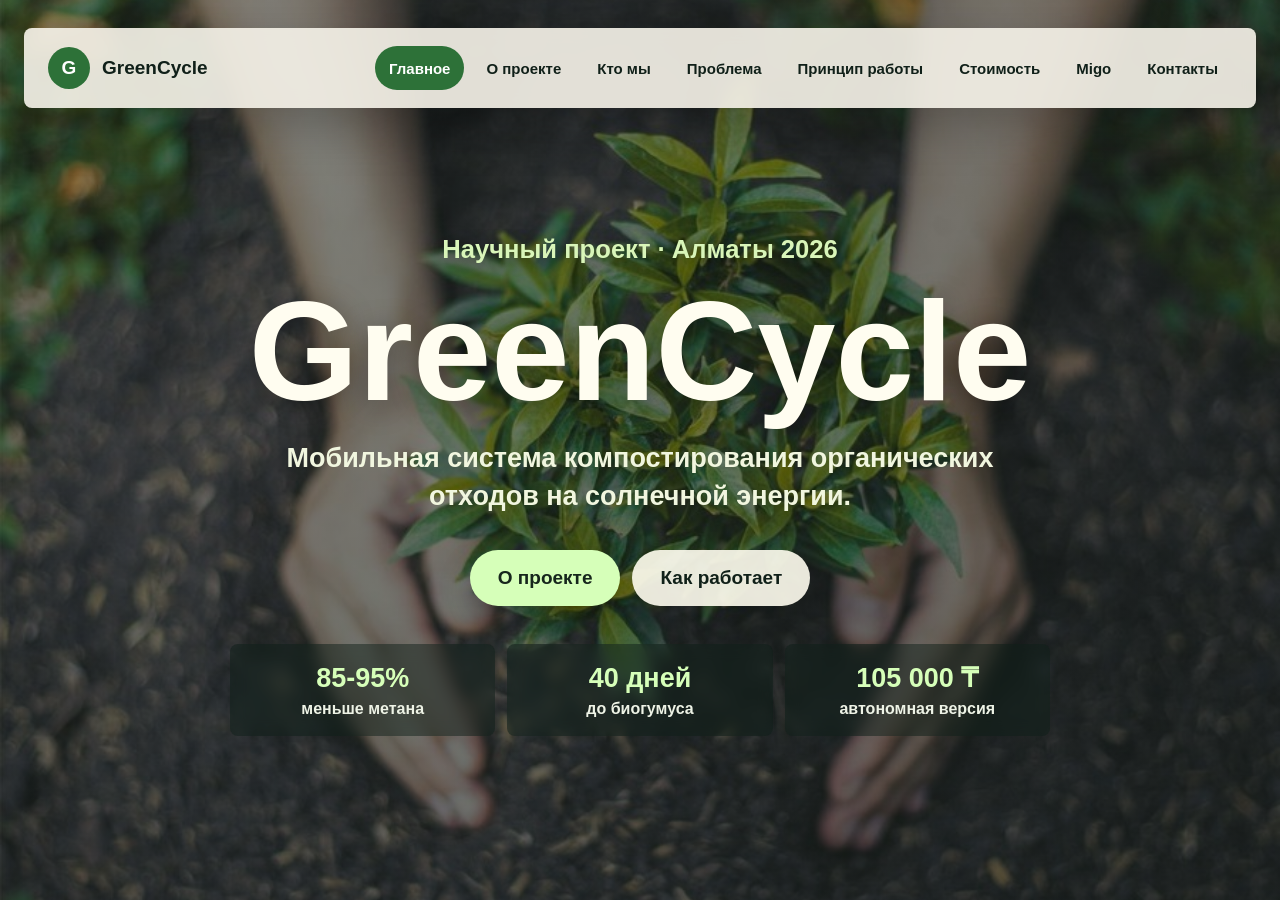
<file: index.html>
<!DOCTYPE html>
<html lang="ru">
<head>
  <meta charset="UTF-8">
  <meta name="viewport" content="width=device-width, initial-scale=1.0">
  <title>GreenCycle</title>
  <link rel="stylesheet" href="style.css">
</head>
<body>
  <main class="home">
    <header class="home-topbar">
      <a class="brand" href="index.html" aria-label="GreenCycle">
        <span class="brand-mark">G</span>
        <span>GreenCycle</span>
      </a>

      <nav class="nav" aria-label="Основная навигация">
        <a class="active" href="index.html">Главное</a>
        <a href="project.html">О проекте</a>
        <a href="authors.html">Кто мы</a>
        <a href="problem.html">Проблема</a>
        <a href="process.html">Принцип работы</a>
        <a href="cost.html">Стоимость</a>
        <a href="ai.html">Migo</a>
        <a href="contacts.html">Контакты</a>
      </nav>
    </header>

    <section class="home-content">
      <p class="home-kicker">Научный проект · Алматы 2026</p>
      <h1>GreenCycle</h1>
      <p class="home-lead">Мобильная система компостирования органических отходов на солнечной энергии.</p>
      <div class="home-actions">
        <a class="button primary" href="project.html">О проекте</a>
        <a class="button secondary" href="process.html">Как работает</a>
      </div>
      <div class="home-stats" aria-label="Ключевые показатели">
        <span><strong>85-95%</strong> меньше метана</span>
        <span><strong>40 дней</strong> до биогумуса</span>
        <span><strong>105 000 ₸</strong> автономная версия</span>
      </div>
    </section>
  </main>
</body>
</html>
</file>
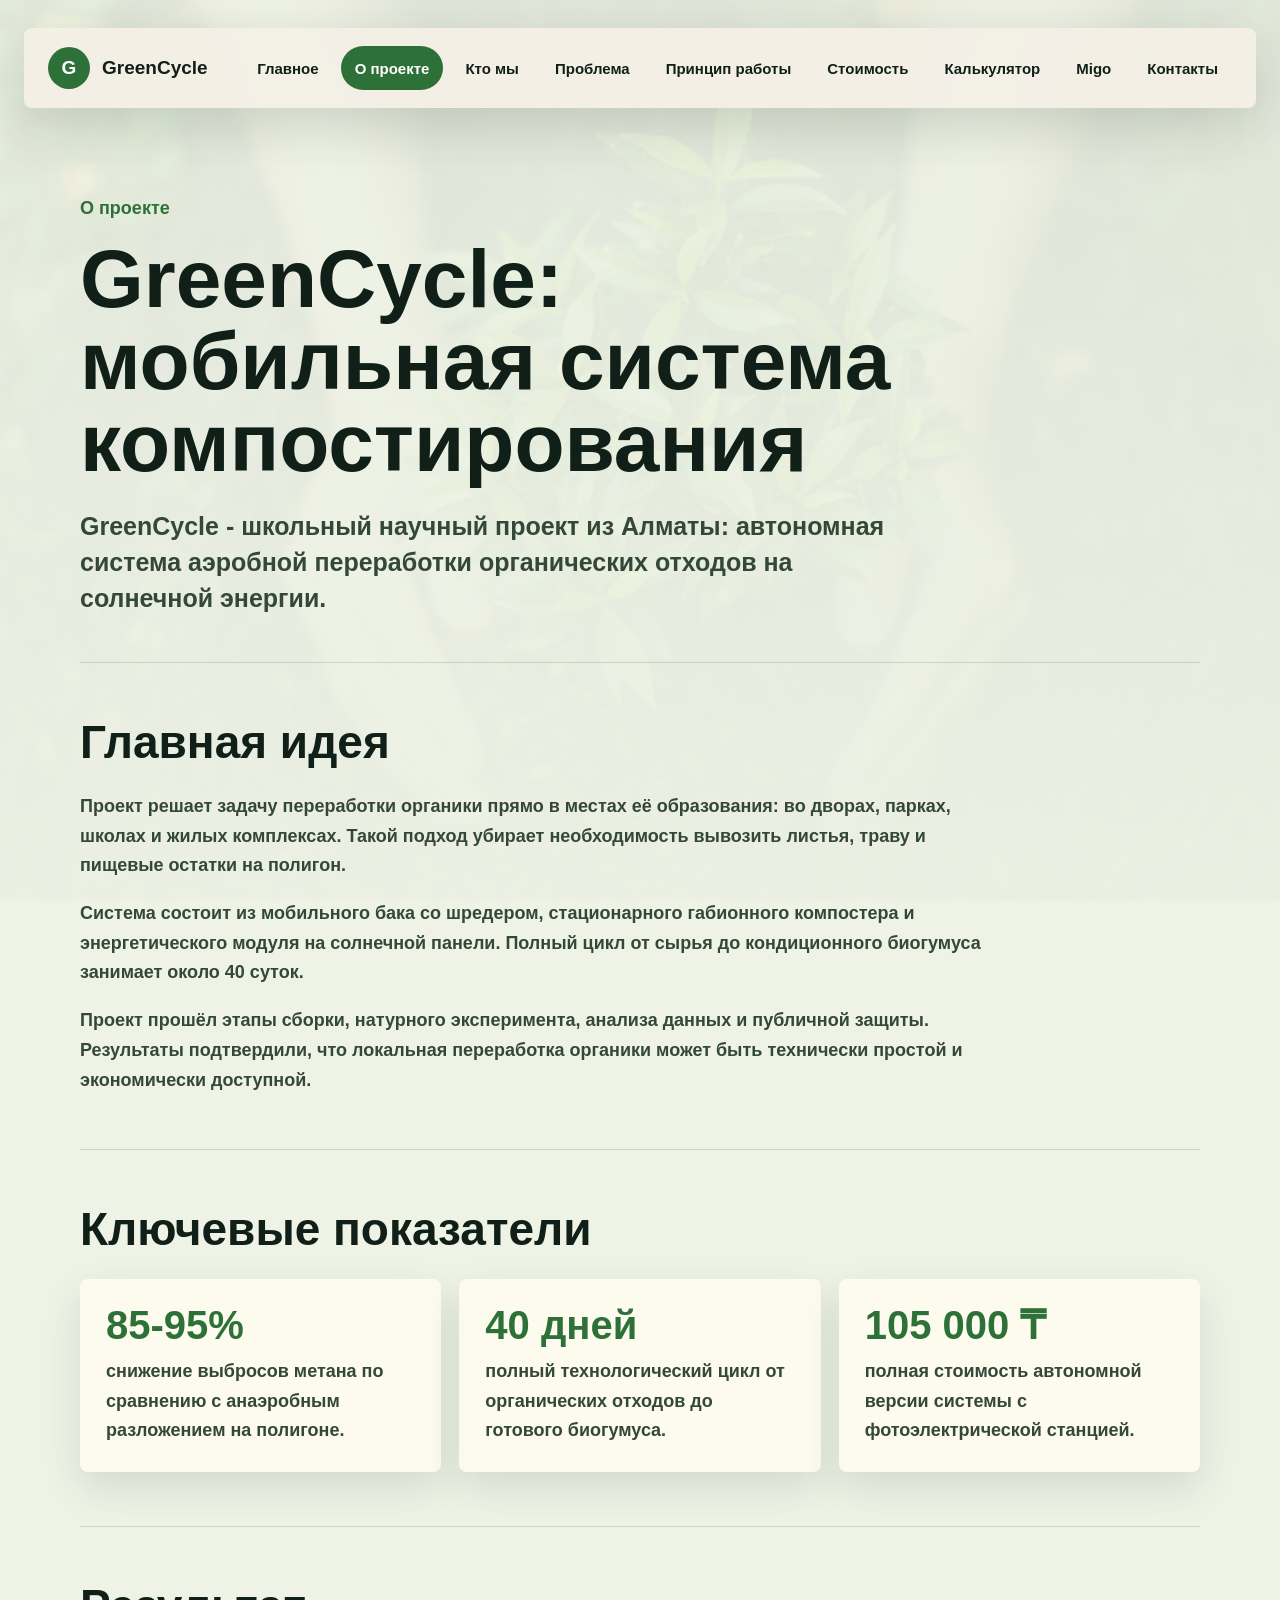
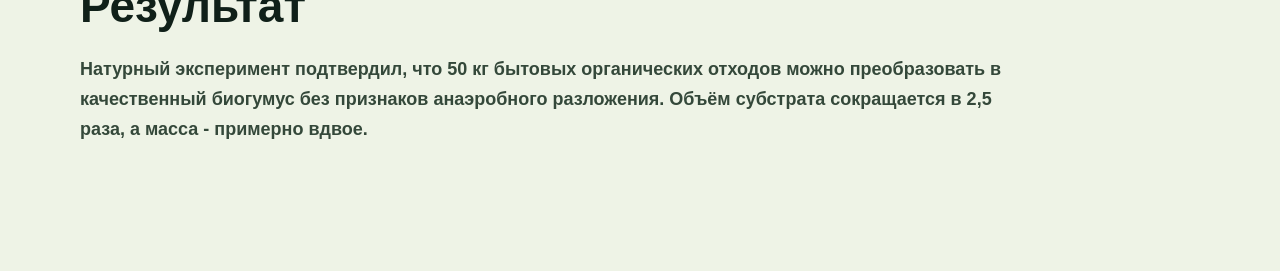
<file: about.html>
<!DOCTYPE html>
<html lang="ru">
<head>
  <meta charset="UTF-8">
  <meta http-equiv="refresh" content="0; url=project.html">
  <title>GreenCycle</title>
</head>
<body>
  <p><a href="project.html">Перейти на страницу проекта</a></p>
</body>
</html>
</file>
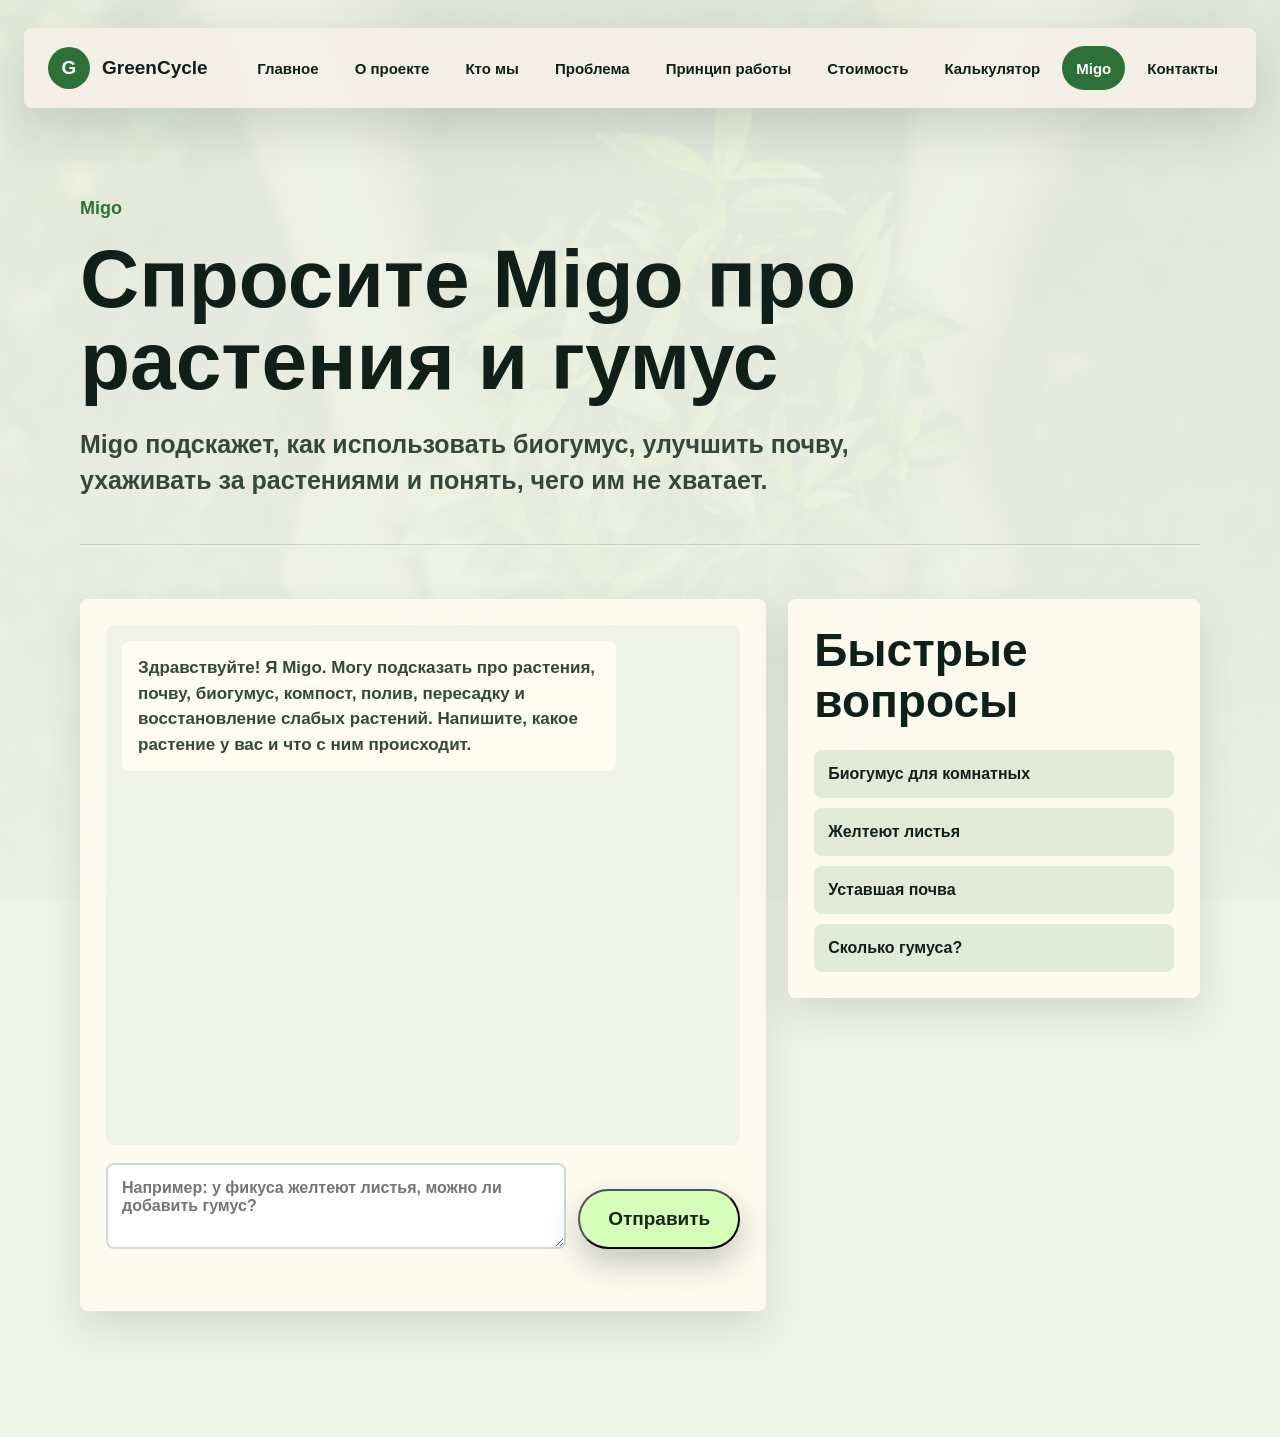
<file: ai.html>
<!DOCTYPE html>
<html lang="ru">
<head>
  <meta charset="UTF-8">
  <meta name="viewport" content="width=device-width, initial-scale=1.0">
  <title>Migo - GreenCycle</title>
  <link rel="stylesheet" href="style.css">
  <script src="ai.js?v=gemini-20260615" defer></script>
</head>
<body>
  <main class="page">
    <div class="topbar-wrap">
      <header class="topbar">
        <a class="brand" href="index.html" aria-label="GreenCycle"><span class="brand-mark">G</span><span>GreenCycle</span></a>
        <nav class="nav" aria-label="Основная навигация">
          <a href="index.html">Главное</a>
          <a href="project.html">О проекте</a>
          <a href="authors.html">Кто мы</a>
          <a href="problem.html">Проблема</a>
          <a href="process.html">Принцип работы</a>
          <a href="cost.html">Стоимость</a>
          <a href="calculator.html">Калькулятор</a>
          <a class="active" href="ai.html">Migo</a>
          <a href="contacts.html">Контакты</a>
        </nav>
      </header>
    </div>

    <div class="content">
      <section class="intro">
        <p class="eyebrow">Migo</p>
        <h1>Спросите Migo про растения и гумус</h1>
        <p class="lead">Migo подскажет, как использовать биогумус, улучшить почву, ухаживать за растениями и понять, чего им не хватает.</p>
      </section>

      <section class="section chat-layout">
        <article class="card chat-card">
          <div class="chat-messages" id="chatMessages" aria-live="polite">
            <div class="message assistant">
              <p>Здравствуйте! Я Migo. Могу подсказать про растения, почву, биогумус, компост, полив, пересадку и восстановление слабых растений. Напишите, какое растение у вас и что с ним происходит.</p>
            </div>
          </div>

          <form class="chat-form" id="chatForm">
            <label class="sr-only" for="chatInput">Сообщение</label>
            <textarea id="chatInput" rows="3" placeholder="Например: у фикуса желтеют листья, можно ли добавить гумус?"></textarea>
            <button class="button primary" type="submit">Отправить</button>
          </form>
          <p class="note" id="chatStatus"></p>
        </article>

        <aside class="card">
          <h2>Быстрые вопросы</h2>
          <div class="prompt-list">
            <button type="button" data-prompt="Как правильно использовать биогумус для комнатных растений?">Биогумус для комнатных</button>
            <button type="button" data-prompt="Почему у растения желтеют листья и что проверить сначала?">Желтеют листья</button>
            <button type="button" data-prompt="Как понять, что почва устала и ей нужен компост или гумус?">Уставшая почва</button>
            <button type="button" data-prompt="Сколько гумуса добавлять в горшок и как не перекормить растение?">Сколько гумуса?</button>
          </div>
        </aside>
      </section>
    </div>
  </main>
</body>
</html>
</file>
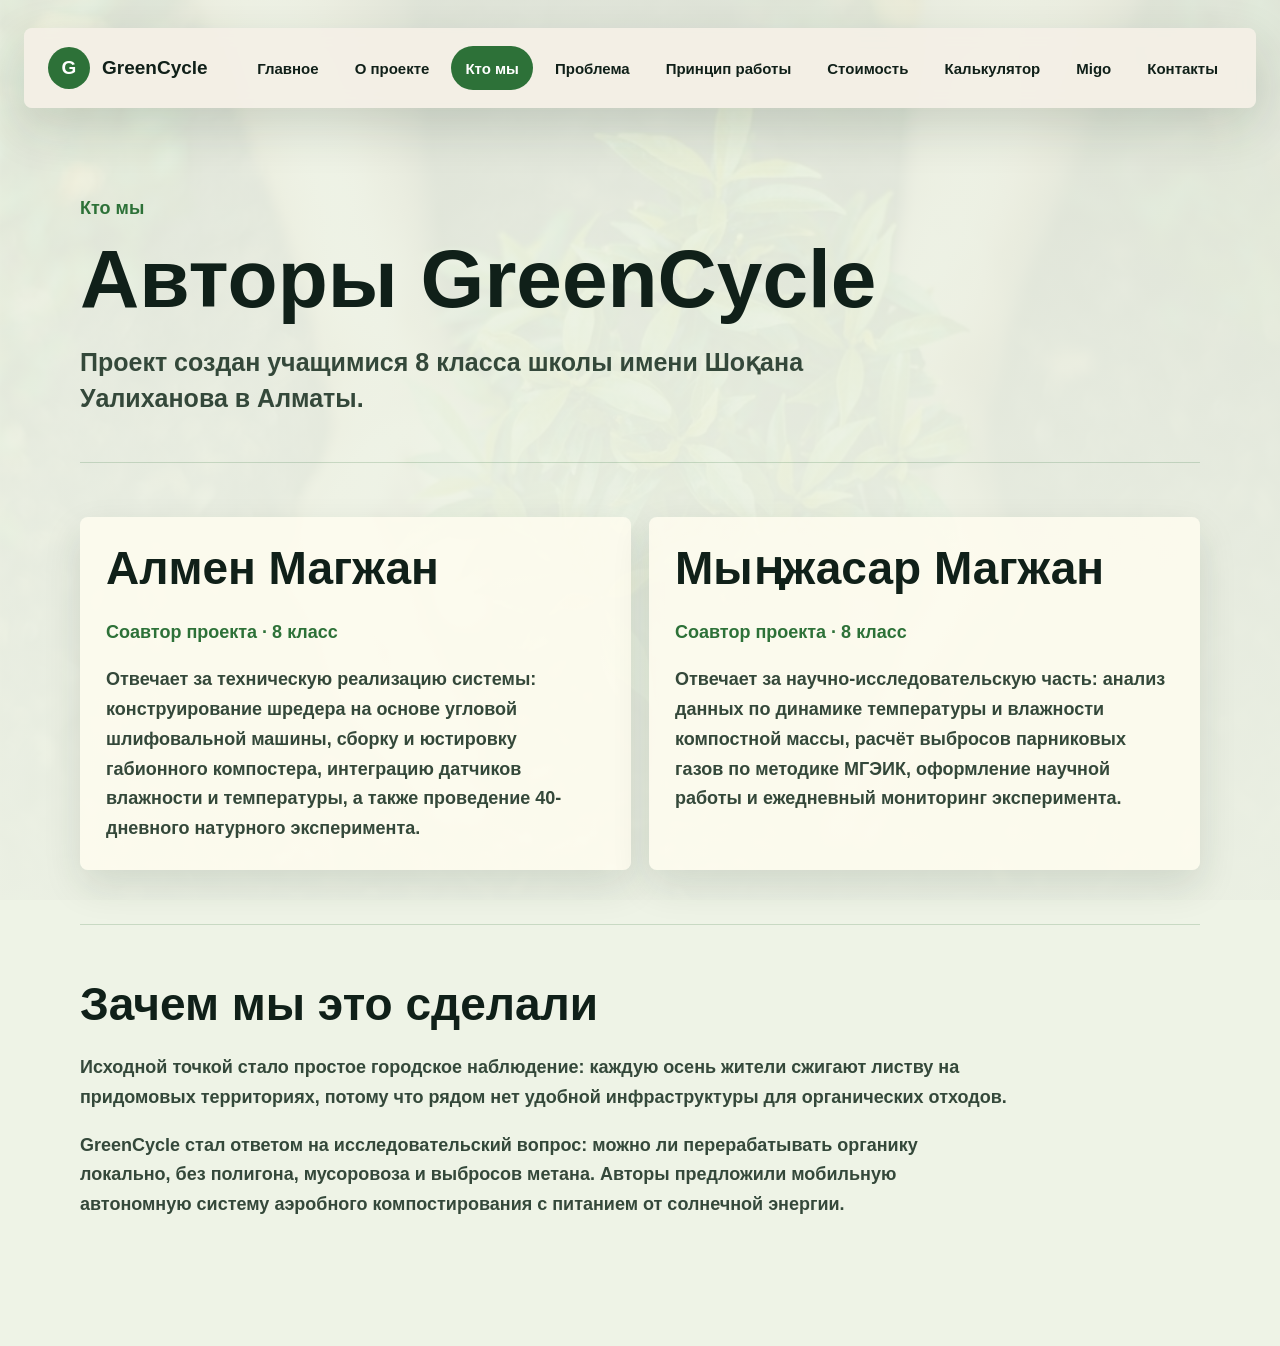
<file: authors.html>
<!DOCTYPE html>
<html lang="ru">
<head>
  <meta charset="UTF-8">
  <meta name="viewport" content="width=device-width, initial-scale=1.0">
  <title>Кто мы - GreenCycle</title>
  <link rel="stylesheet" href="style.css">
</head>
<body>
  <main class="page">
    <div class="topbar-wrap">
      <header class="topbar">
        <a class="brand" href="index.html" aria-label="GreenCycle"><span class="brand-mark">G</span><span>GreenCycle</span></a>
        <nav class="nav" aria-label="Основная навигация">
          <a href="index.html">Главное</a>
          <a href="project.html">О проекте</a>
          <a class="active" href="authors.html">Кто мы</a>
          <a href="problem.html">Проблема</a>
          <a href="process.html">Принцип работы</a>
          <a href="cost.html">Стоимость</a>
          <a href="calculator.html">Калькулятор</a>
          <a href="ai.html">Migo</a>
          <a href="contacts.html">Контакты</a>
        </nav>
      </header>
    </div>

    <div class="content">
      <section class="intro">
        <p class="eyebrow">Кто мы</p>
        <h1>Авторы GreenCycle</h1>
        <p class="lead">Проект создан учащимися 8 класса школы имени Шоқана Уалиханова в Алматы.</p>
      </section>

      <section class="section">
        <div class="grid-2">
          <article class="card">
            <h2>Алмен Магжан</h2>
            <p class="role">Соавтор проекта · 8 класс</p>
            <p>Отвечает за техническую реализацию системы: конструирование шредера на основе угловой шлифовальной машины, сборку и юстировку габионного компостера, интеграцию датчиков влажности и температуры, а также проведение 40-дневного натурного эксперимента.</p>
          </article>

          <article class="card">
            <h2>Мыңжасар Магжан</h2>
            <p class="role">Соавтор проекта · 8 класс</p>
            <p>Отвечает за научно-исследовательскую часть: анализ данных по динамике температуры и влажности компостной массы, расчёт выбросов парниковых газов по методике МГЭИК, оформление научной работы и ежедневный мониторинг эксперимента.</p>
          </article>
        </div>
      </section>

      <section class="section">
        <h2>Зачем мы это сделали</h2>
        <div class="text-block">
          <p>Исходной точкой стало простое городское наблюдение: каждую осень жители сжигают листву на придомовых территориях, потому что рядом нет удобной инфраструктуры для органических отходов.</p>
          <p>GreenCycle стал ответом на исследовательский вопрос: можно ли перерабатывать органику локально, без полигона, мусоровоза и выбросов метана. Авторы предложили мобильную автономную систему аэробного компостирования с питанием от солнечной энергии.</p>
        </div>
      </section>
    </div>
  </main>
</body>
</html>
</file>
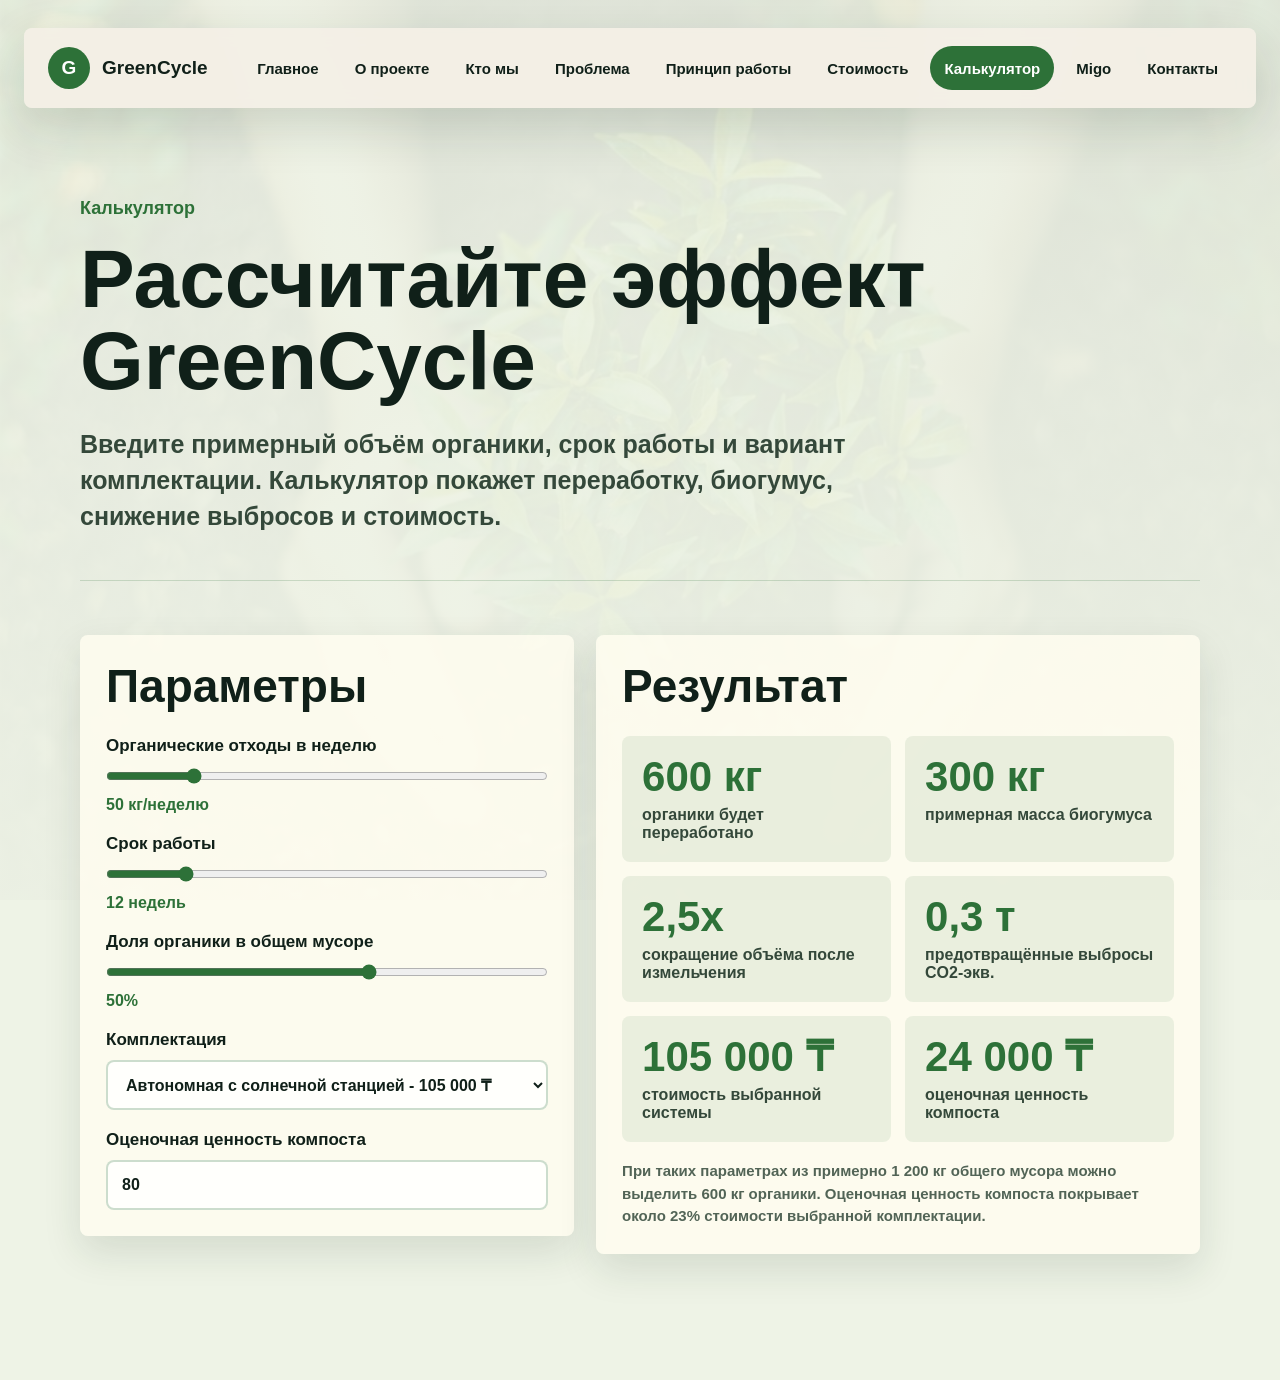
<file: calculator.html>
<!DOCTYPE html>
<html lang="ru">
<head>
  <meta charset="UTF-8">
  <meta name="viewport" content="width=device-width, initial-scale=1.0">
  <title>Калькулятор - GreenCycle</title>
  <link rel="stylesheet" href="style.css">
  <script src="calculator.js" defer></script>
</head>
<body>
  <main class="page">
    <div class="topbar-wrap">
      <header class="topbar">
        <a class="brand" href="index.html" aria-label="GreenCycle"><span class="brand-mark">G</span><span>GreenCycle</span></a>
        <nav class="nav" aria-label="Основная навигация">
          <a href="index.html">Главное</a>
          <a href="project.html">О проекте</a>
          <a href="authors.html">Кто мы</a>
          <a href="problem.html">Проблема</a>
          <a href="process.html">Принцип работы</a>
          <a href="cost.html">Стоимость</a>
          <a class="active" href="calculator.html">Калькулятор</a>
          <a href="ai.html">Migo</a>
          <a href="contacts.html">Контакты</a>
        </nav>
      </header>
    </div>

    <div class="content">
      <section class="intro">
        <p class="eyebrow">Калькулятор</p>
        <h1>Рассчитайте эффект GreenCycle</h1>
        <p class="lead">Введите примерный объём органики, срок работы и вариант комплектации. Калькулятор покажет переработку, биогумус, снижение выбросов и стоимость.</p>
      </section>

      <section class="section calculator-layout">
        <article class="card">
          <h2>Параметры</h2>
          <form class="calc-form" id="calculatorForm">
            <div class="field">
              <label for="wasteKg">Органические отходы в неделю</label>
              <input id="wasteKg" name="wasteKg" type="range" min="5" max="250" step="5" value="50">
              <span class="range-value"><output id="wasteKgValue">50</output> кг/неделю</span>
            </div>

            <div class="field">
              <label for="weeks">Срок работы</label>
              <input id="weeks" name="weeks" type="range" min="4" max="52" step="4" value="12">
              <span class="range-value"><output id="weeksValue">12</output> недель</span>
            </div>

            <div class="field">
              <label for="organicShare">Доля органики в общем мусоре</label>
              <input id="organicShare" name="organicShare" type="range" min="20" max="70" step="5" value="50">
              <span class="range-value"><output id="organicShareValue">50</output>%</span>
            </div>

            <div class="field">
              <label for="setupType">Комплектация</label>
              <select id="setupType" name="setupType">
                <option value="105000">Автономная с солнечной станцией - 105 000 ₸</option>
                <option value="40000">Базовая от электросети - 40 000 ₸</option>
              </select>
            </div>

            <div class="field">
              <label for="pricePerKg">Оценочная ценность компоста</label>
              <input id="pricePerKg" name="pricePerKg" type="number" min="0" max="500" step="10" value="80">
            </div>
          </form>
        </article>

        <article class="card result-panel">
          <h2>Результат</h2>
          <div class="result-grid">
            <div class="result-item"><strong id="totalWaste">600 кг</strong><span>органики будет переработано</span></div>
            <div class="result-item"><strong id="compostMass">300 кг</strong><span>примерная масса биогумуса</span></div>
            <div class="result-item"><strong id="volumeReduction">2,5x</strong><span>сокращение объёма после измельчения</span></div>
            <div class="result-item"><strong id="co2Saved">0,30 т</strong><span>предотвращённые выбросы CO2-экв.</span></div>
            <div class="result-item"><strong id="setupCost">105 000 ₸</strong><span>стоимость выбранной системы</span></div>
            <div class="result-item"><strong id="compostValue">24 000 ₸</strong><span>оценочная ценность компоста</span></div>
          </div>
          <p class="note" id="summaryText">Расчёт основан на данных проекта: 50 кг органики за 40 дней, сокращение объёма в 2,5 раза, масса готового компоста около 50% от исходного сырья, снижение выбросов метана на 85-95%.</p>
        </article>
      </section>
    </div>
  </main>
</body>
</html>
</file>
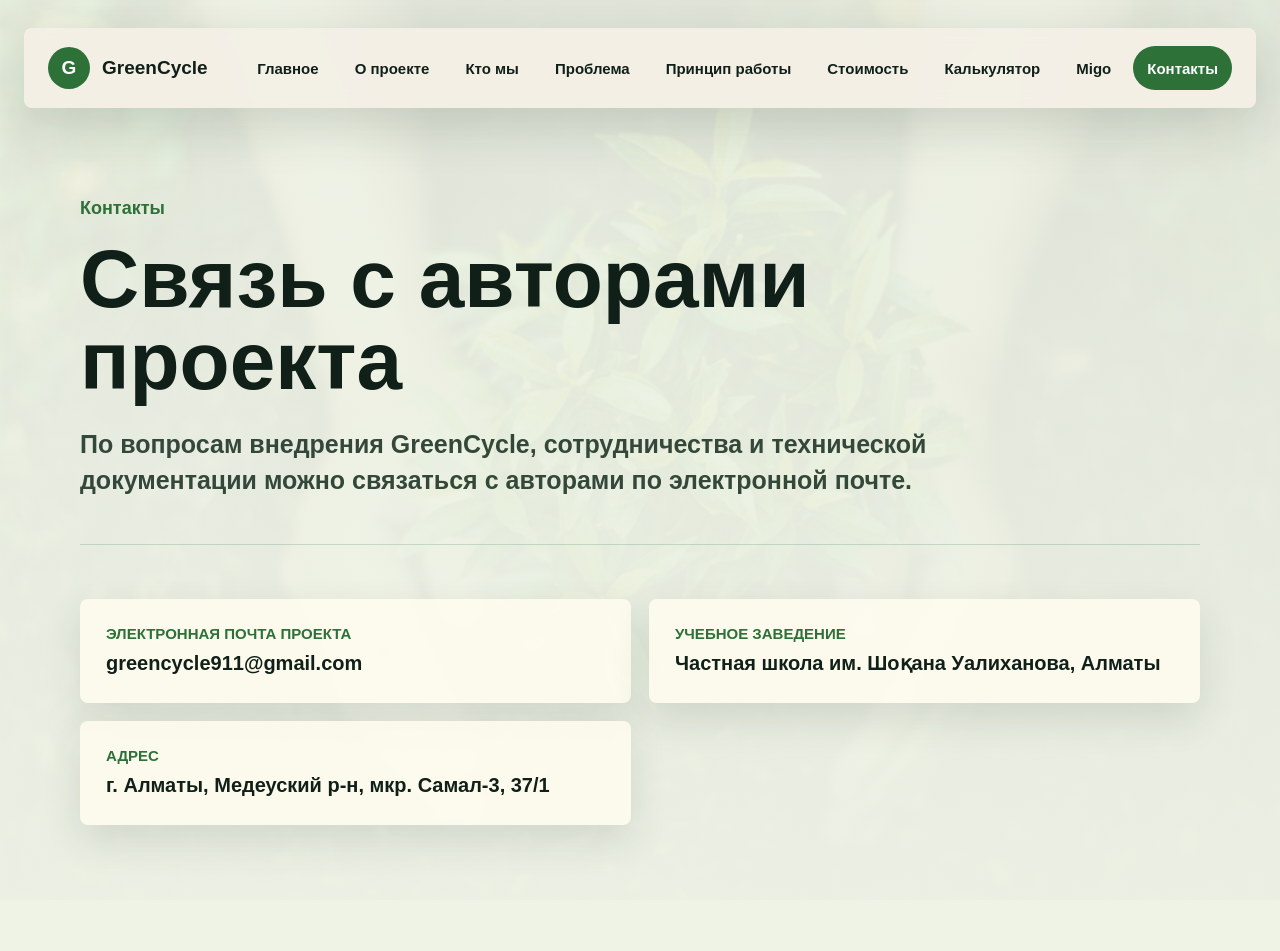
<file: contacts.html>
<!DOCTYPE html>
<html lang="ru">
<head>
  <meta charset="UTF-8">
  <meta name="viewport" content="width=device-width, initial-scale=1.0">
  <title>Контакты - GreenCycle</title>
  <link rel="stylesheet" href="style.css">
</head>
<body>
  <main class="page">
    <div class="topbar-wrap">
      <header class="topbar">
        <a class="brand" href="index.html" aria-label="GreenCycle"><span class="brand-mark">G</span><span>GreenCycle</span></a>
        <nav class="nav" aria-label="Основная навигация">
          <a href="index.html">Главное</a>
          <a href="project.html">О проекте</a>
          <a href="authors.html">Кто мы</a>
          <a href="problem.html">Проблема</a>
          <a href="process.html">Принцип работы</a>
          <a href="cost.html">Стоимость</a>
          <a href="calculator.html">Калькулятор</a>
          <a href="ai.html">Migo</a>
          <a class="active" href="contacts.html">Контакты</a>
        </nav>
      </header>
    </div>

    <div class="content">
      <section class="intro">
        <p class="eyebrow">Контакты</p>
        <h1>Связь с авторами проекта</h1>
        <p class="lead">По вопросам внедрения GreenCycle, сотрудничества и технической документации можно связаться с авторами по электронной почте.</p>
      </section>

      <section class="section">
        <div class="grid-2">
          <article class="card"><span class="label">Электронная почта проекта</span><a class="contact-link" href="mailto:greencycle911@gmail.com">greencycle911@gmail.com</a></article>
          <article class="card"><span class="label">Учебное заведение</span><strong class="strong-line">Частная школа им. Шоқана Уалиханова, Алматы</strong></article>
          <article class="card"><span class="label">Адрес</span><strong class="strong-line">г. Алматы, Медеуский р-н, мкр. Самал-3, 37/1</strong></article>
        </div>
      </section>
    </div>
  </main>
</body>
</html>
</file>
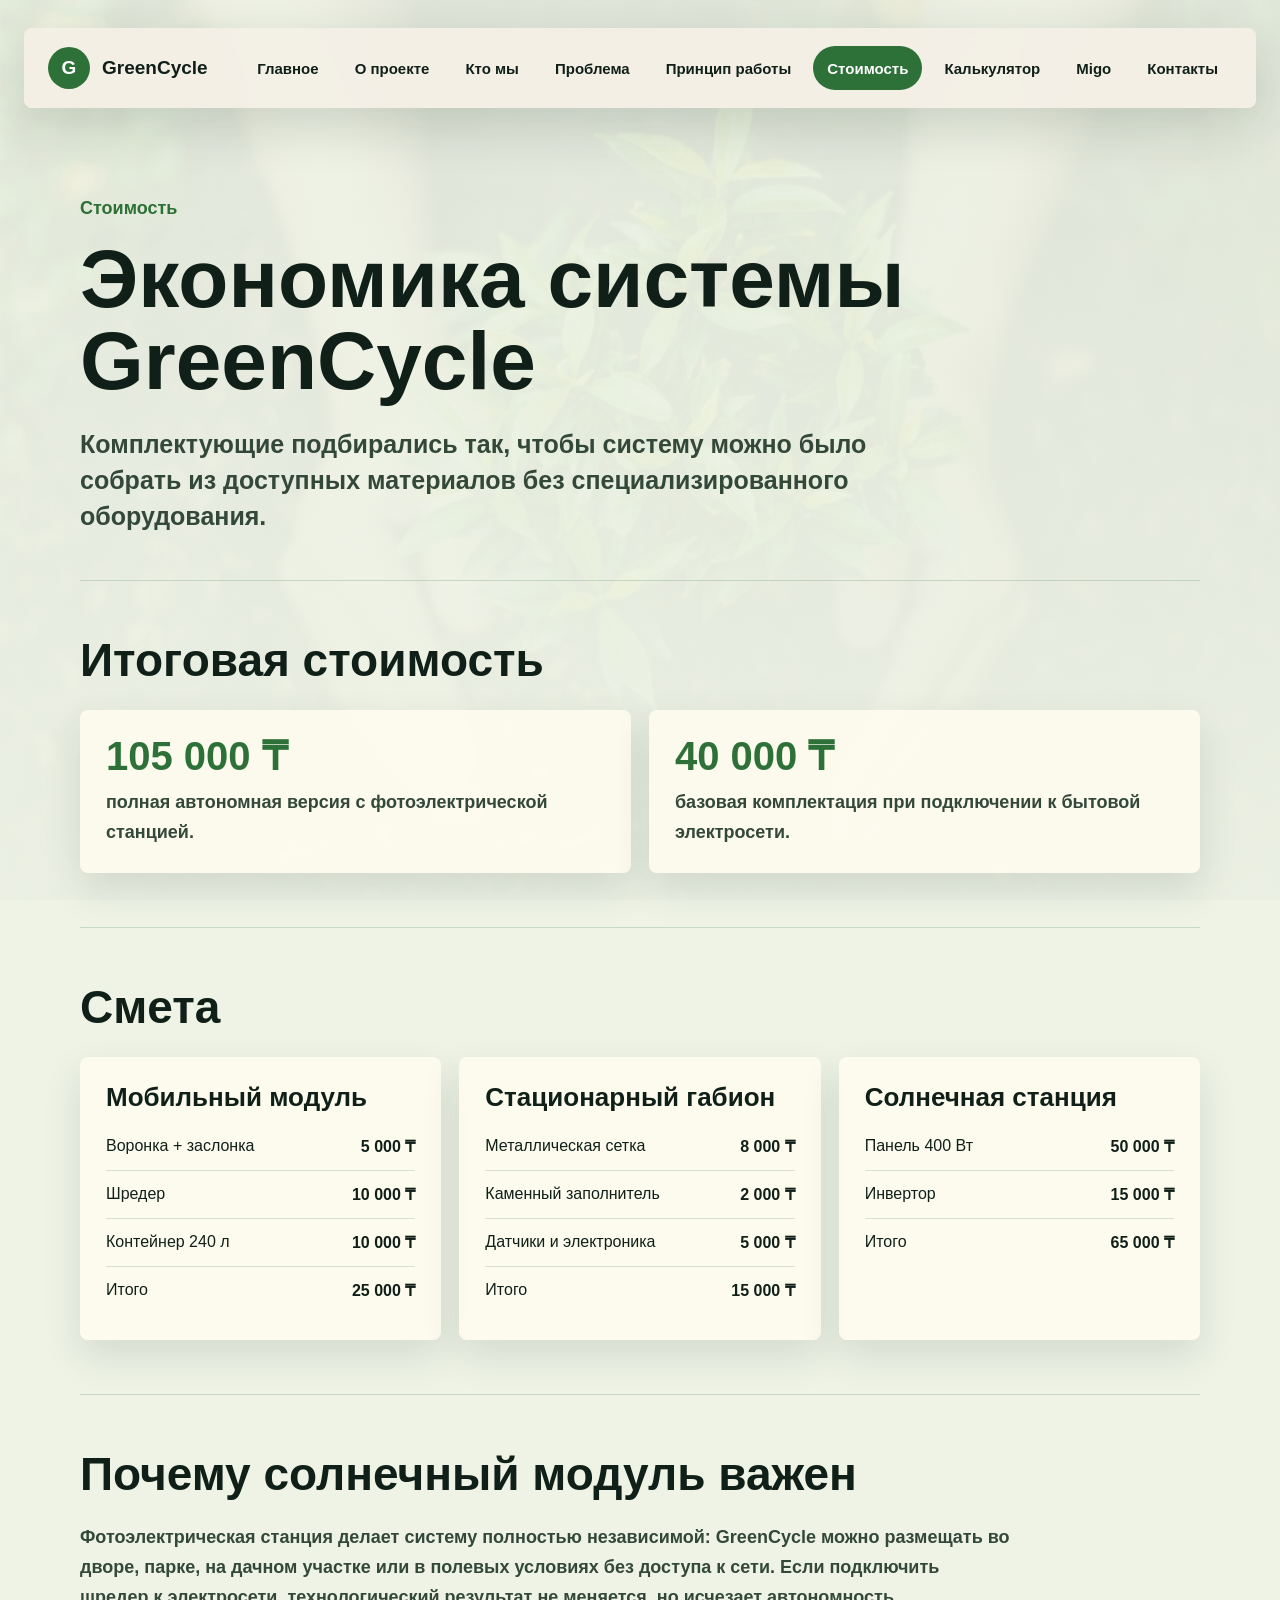
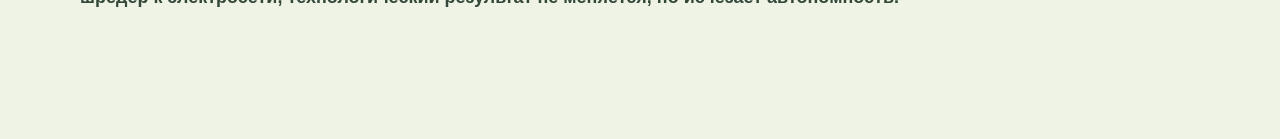
<file: cost.html>
<!DOCTYPE html>
<html lang="ru">
<head>
  <meta charset="UTF-8">
  <meta name="viewport" content="width=device-width, initial-scale=1.0">
  <title>Стоимость - GreenCycle</title>
  <link rel="stylesheet" href="style.css">
</head>
<body>
  <main class="page">
    <div class="topbar-wrap">
      <header class="topbar">
        <a class="brand" href="index.html" aria-label="GreenCycle"><span class="brand-mark">G</span><span>GreenCycle</span></a>
        <nav class="nav" aria-label="Основная навигация">
          <a href="index.html">Главное</a>
          <a href="project.html">О проекте</a>
          <a href="authors.html">Кто мы</a>
          <a href="problem.html">Проблема</a>
          <a href="process.html">Принцип работы</a>
          <a class="active" href="cost.html">Стоимость</a>
          <a href="calculator.html">Калькулятор</a>
          <a href="ai.html">Migo</a>
          <a href="contacts.html">Контакты</a>
        </nav>
      </header>
    </div>

    <div class="content">
      <section class="intro">
        <p class="eyebrow">Стоимость</p>
        <h1>Экономика системы GreenCycle</h1>
        <p class="lead">Комплектующие подбирались так, чтобы систему можно было собрать из доступных материалов без специализированного оборудования.</p>
      </section>

      <section class="section">
        <h2>Итоговая стоимость</h2>
        <div class="grid-2">
          <article class="card"><strong class="stat">105 000 ₸</strong><p>полная автономная версия с фотоэлектрической станцией.</p></article>
          <article class="card"><strong class="stat">40 000 ₸</strong><p>базовая комплектация при подключении к бытовой электросети.</p></article>
        </div>
      </section>

      <section class="section">
        <h2>Смета</h2>
        <div class="grid-3">
          <article class="card">
            <h3>Мобильный модуль</h3>
            <div class="price-row"><span>Воронка + заслонка</span><strong>5 000 ₸</strong></div>
            <div class="price-row"><span>Шредер</span><strong>10 000 ₸</strong></div>
            <div class="price-row"><span>Контейнер 240 л</span><strong>10 000 ₸</strong></div>
            <div class="price-row"><span>Итого</span><strong>25 000 ₸</strong></div>
          </article>
          <article class="card">
            <h3>Стационарный габион</h3>
            <div class="price-row"><span>Металлическая сетка</span><strong>8 000 ₸</strong></div>
            <div class="price-row"><span>Каменный заполнитель</span><strong>2 000 ₸</strong></div>
            <div class="price-row"><span>Датчики и электроника</span><strong>5 000 ₸</strong></div>
            <div class="price-row"><span>Итого</span><strong>15 000 ₸</strong></div>
          </article>
          <article class="card">
            <h3>Солнечная станция</h3>
            <div class="price-row"><span>Панель 400 Вт</span><strong>50 000 ₸</strong></div>
            <div class="price-row"><span>Инвертор</span><strong>15 000 ₸</strong></div>
            <div class="price-row"><span>Итого</span><strong>65 000 ₸</strong></div>
          </article>
        </div>
      </section>

      <section class="section">
        <h2>Почему солнечный модуль важен</h2>
        <div class="text-block">
          <p>Фотоэлектрическая станция делает систему полностью независимой: GreenCycle можно размещать во дворе, парке, на дачном участке или в полевых условиях без доступа к сети. Если подключить шредер к электросети, технологический результат не меняется, но исчезает автономность.</p>
        </div>
      </section>
    </div>
  </main>
</body>
</html>
</file>
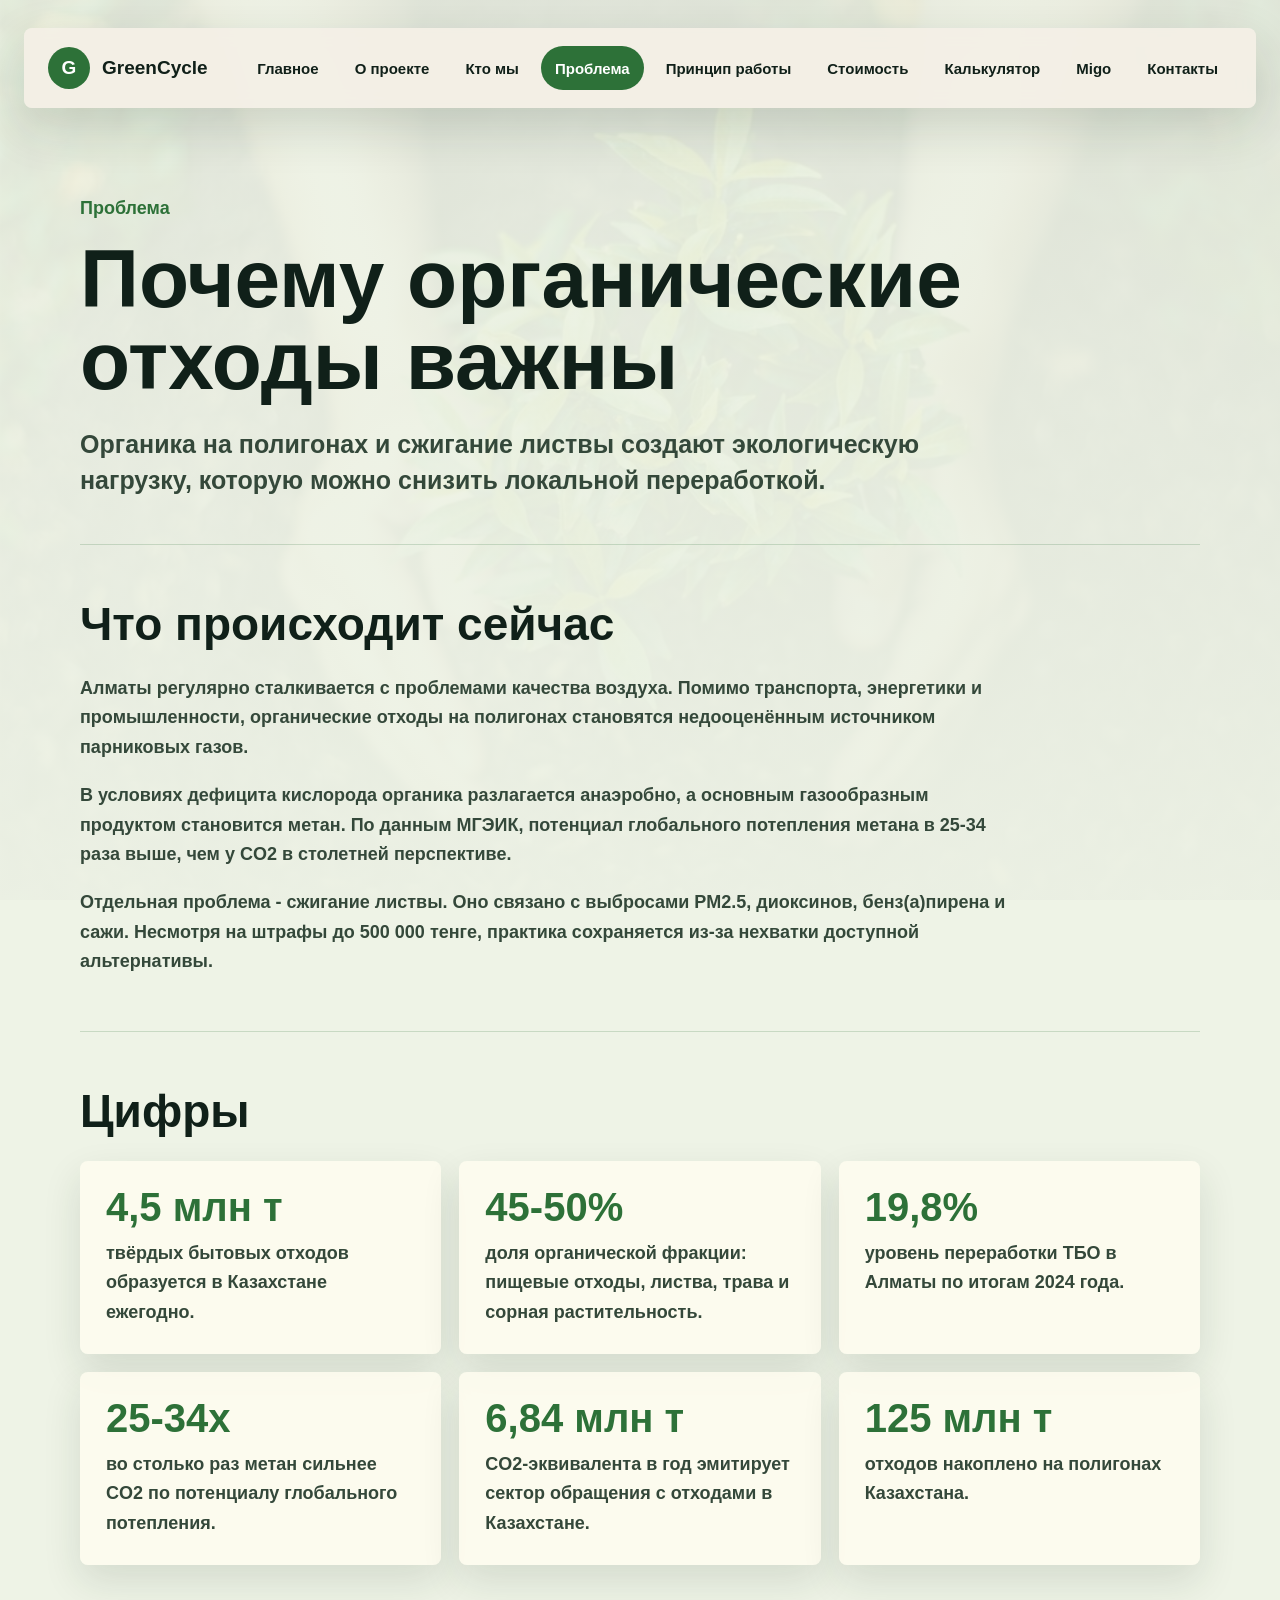
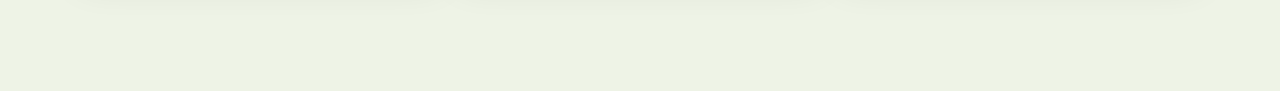
<file: problem.html>
<!DOCTYPE html>
<html lang="ru">
<head>
  <meta charset="UTF-8">
  <meta name="viewport" content="width=device-width, initial-scale=1.0">
  <title>Проблема - GreenCycle</title>
  <link rel="stylesheet" href="style.css">
</head>
<body>
  <main class="page">
    <div class="topbar-wrap">
      <header class="topbar">
        <a class="brand" href="index.html" aria-label="GreenCycle"><span class="brand-mark">G</span><span>GreenCycle</span></a>
        <nav class="nav" aria-label="Основная навигация">
          <a href="index.html">Главное</a>
          <a href="project.html">О проекте</a>
          <a href="authors.html">Кто мы</a>
          <a class="active" href="problem.html">Проблема</a>
          <a href="process.html">Принцип работы</a>
          <a href="cost.html">Стоимость</a>
          <a href="calculator.html">Калькулятор</a>
          <a href="ai.html">Migo</a>
          <a href="contacts.html">Контакты</a>
        </nav>
      </header>
    </div>

    <div class="content">
      <section class="intro">
        <p class="eyebrow">Проблема</p>
        <h1>Почему органические отходы важны</h1>
        <p class="lead">Органика на полигонах и сжигание листвы создают экологическую нагрузку, которую можно снизить локальной переработкой.</p>
      </section>

      <section class="section">
        <h2>Что происходит сейчас</h2>
        <div class="text-block">
          <p>Алматы регулярно сталкивается с проблемами качества воздуха. Помимо транспорта, энергетики и промышленности, органические отходы на полигонах становятся недооценённым источником парниковых газов.</p>
          <p>В условиях дефицита кислорода органика разлагается анаэробно, а основным газообразным продуктом становится метан. По данным МГЭИК, потенциал глобального потепления метана в 25-34 раза выше, чем у CO2 в столетней перспективе.</p>
          <p>Отдельная проблема - сжигание листвы. Оно связано с выбросами PM2.5, диоксинов, бенз(а)пирена и сажи. Несмотря на штрафы до 500 000 тенге, практика сохраняется из-за нехватки доступной альтернативы.</p>
        </div>
      </section>

      <section class="section">
        <h2>Цифры</h2>
        <div class="grid-3">
          <article class="card"><strong class="stat">4,5 млн т</strong><p>твёрдых бытовых отходов образуется в Казахстане ежегодно.</p></article>
          <article class="card"><strong class="stat">45-50%</strong><p>доля органической фракции: пищевые отходы, листва, трава и сорная растительность.</p></article>
          <article class="card"><strong class="stat">19,8%</strong><p>уровень переработки ТБО в Алматы по итогам 2024 года.</p></article>
          <article class="card"><strong class="stat">25-34x</strong><p>во столько раз метан сильнее CO2 по потенциалу глобального потепления.</p></article>
          <article class="card"><strong class="stat">6,84 млн т</strong><p>CO2-эквивалента в год эмитирует сектор обращения с отходами в Казахстане.</p></article>
          <article class="card"><strong class="stat">125 млн т</strong><p>отходов накоплено на полигонах Казахстана.</p></article>
        </div>
      </section>
    </div>
  </main>
</body>
</html>
</file>
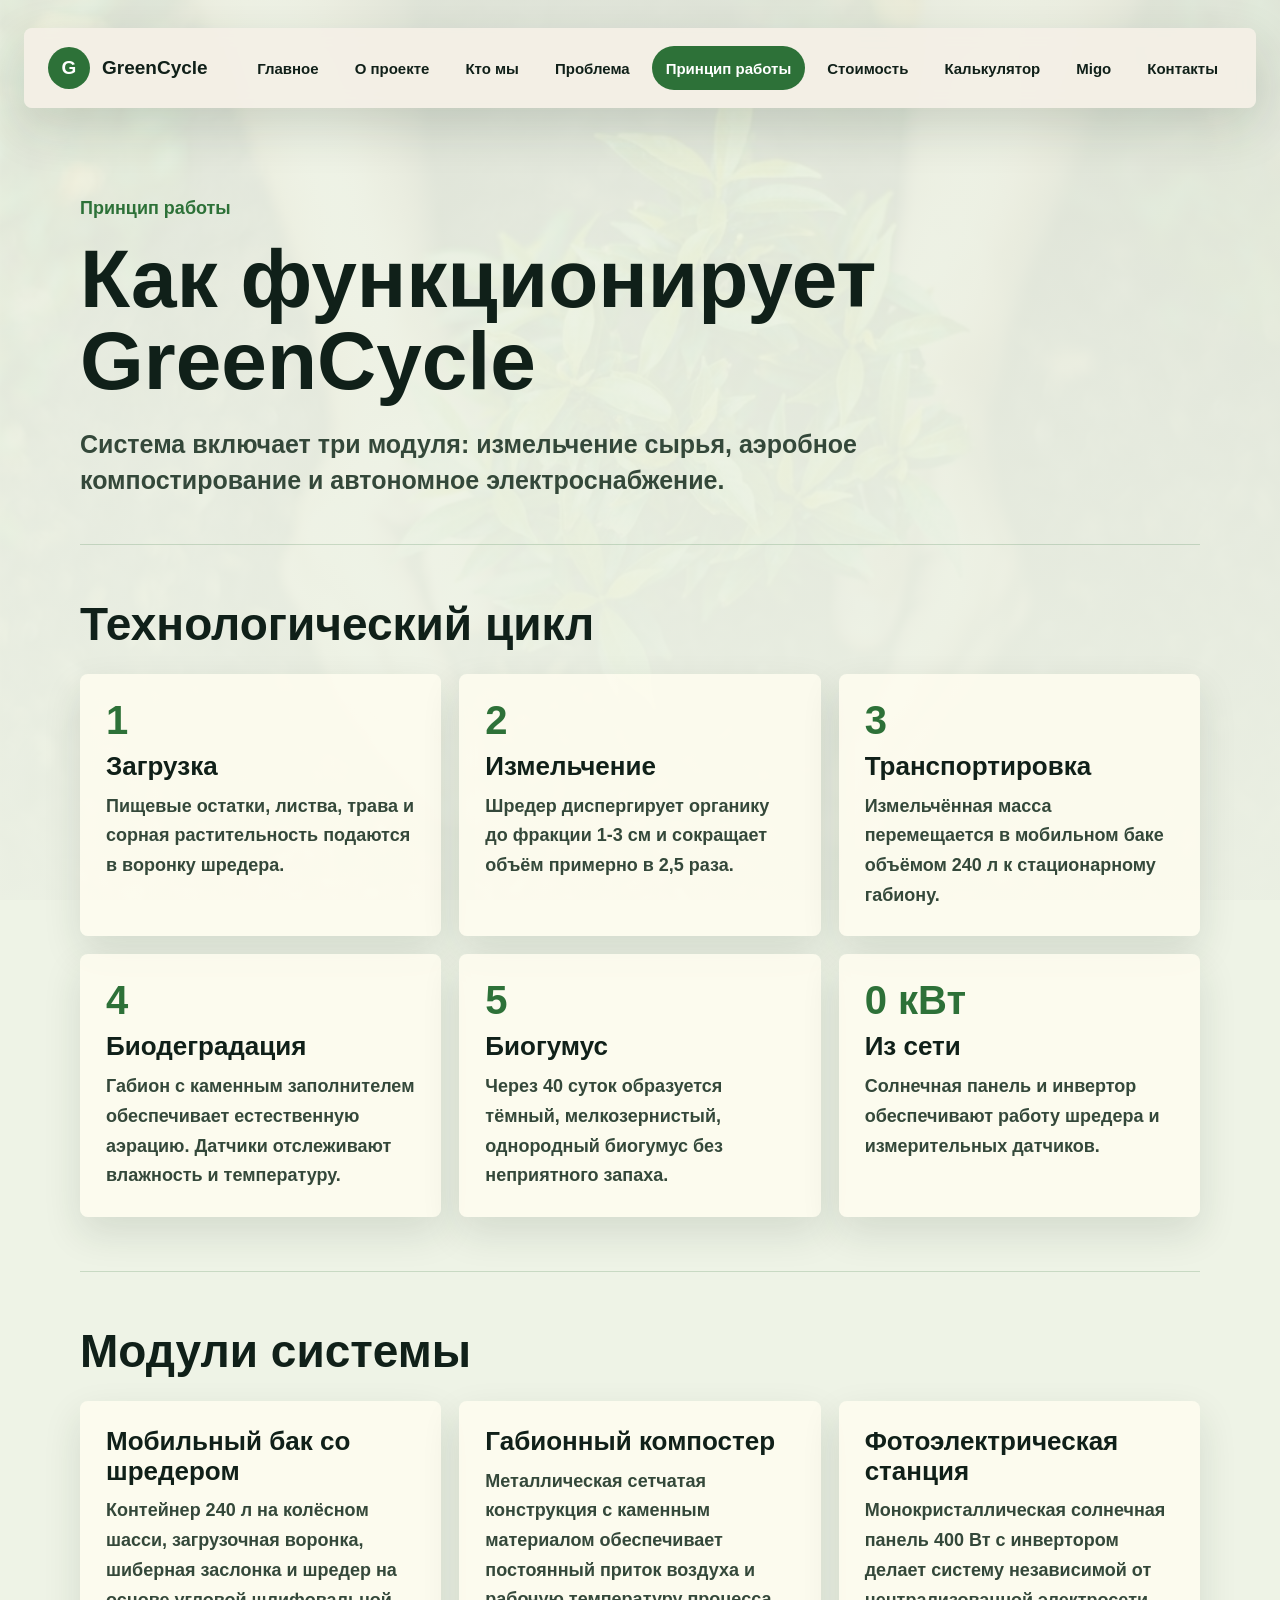
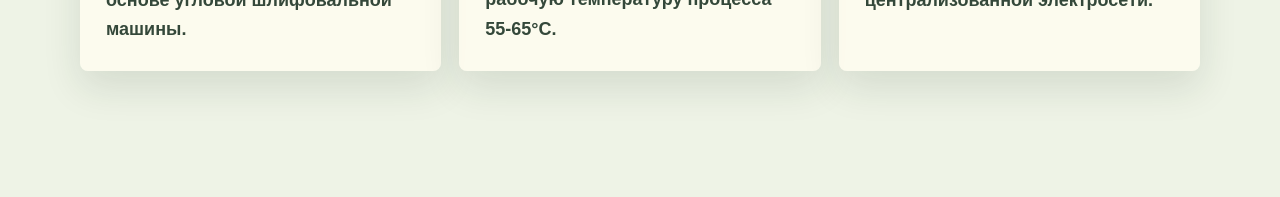
<file: process.html>
<!DOCTYPE html>
<html lang="ru">
<head>
  <meta charset="UTF-8">
  <meta name="viewport" content="width=device-width, initial-scale=1.0">
  <title>Принцип работы - GreenCycle</title>
  <link rel="stylesheet" href="style.css">
</head>
<body>
  <main class="page">
    <div class="topbar-wrap">
      <header class="topbar">
        <a class="brand" href="index.html" aria-label="GreenCycle"><span class="brand-mark">G</span><span>GreenCycle</span></a>
        <nav class="nav" aria-label="Основная навигация">
          <a href="index.html">Главное</a>
          <a href="project.html">О проекте</a>
          <a href="authors.html">Кто мы</a>
          <a href="problem.html">Проблема</a>
          <a class="active" href="process.html">Принцип работы</a>
          <a href="cost.html">Стоимость</a>
          <a href="calculator.html">Калькулятор</a>
          <a href="ai.html">Migo</a>
          <a href="contacts.html">Контакты</a>
        </nav>
      </header>
    </div>

    <div class="content">
      <section class="intro">
        <p class="eyebrow">Принцип работы</p>
        <h1>Как функционирует GreenCycle</h1>
        <p class="lead">Система включает три модуля: измельчение сырья, аэробное компостирование и автономное электроснабжение.</p>
      </section>

      <section class="section">
        <h2>Технологический цикл</h2>
        <div class="grid-3">
          <article class="card"><strong class="stat">1</strong><h3>Загрузка</h3><p>Пищевые остатки, листва, трава и сорная растительность подаются в воронку шредера.</p></article>
          <article class="card"><strong class="stat">2</strong><h3>Измельчение</h3><p>Шредер диспергирует органику до фракции 1-3 см и сокращает объём примерно в 2,5 раза.</p></article>
          <article class="card"><strong class="stat">3</strong><h3>Транспортировка</h3><p>Измельчённая масса перемещается в мобильном баке объёмом 240 л к стационарному габиону.</p></article>
          <article class="card"><strong class="stat">4</strong><h3>Биодеградация</h3><p>Габион с каменным заполнителем обеспечивает естественную аэрацию. Датчики отслеживают влажность и температуру.</p></article>
          <article class="card"><strong class="stat">5</strong><h3>Биогумус</h3><p>Через 40 суток образуется тёмный, мелкозернистый, однородный биогумус без неприятного запаха.</p></article>
          <article class="card"><strong class="stat">0 кВт</strong><h3>Из сети</h3><p>Солнечная панель и инвертор обеспечивают работу шредера и измерительных датчиков.</p></article>
        </div>
      </section>

      <section class="section">
        <h2>Модули системы</h2>
        <div class="grid-3">
          <article class="card"><h3>Мобильный бак со шредером</h3><p>Контейнер 240 л на колёсном шасси, загрузочная воронка, шиберная заслонка и шредер на основе угловой шлифовальной машины.</p></article>
          <article class="card"><h3>Габионный компостер</h3><p>Металлическая сетчатая конструкция с каменным материалом обеспечивает постоянный приток воздуха и рабочую температуру процесса 55-65°C.</p></article>
          <article class="card"><h3>Фотоэлектрическая станция</h3><p>Монокристаллическая солнечная панель 400 Вт с инвертором делает систему независимой от централизованной электросети.</p></article>
        </div>
      </section>
    </div>
  </main>
</body>
</html>
</file>
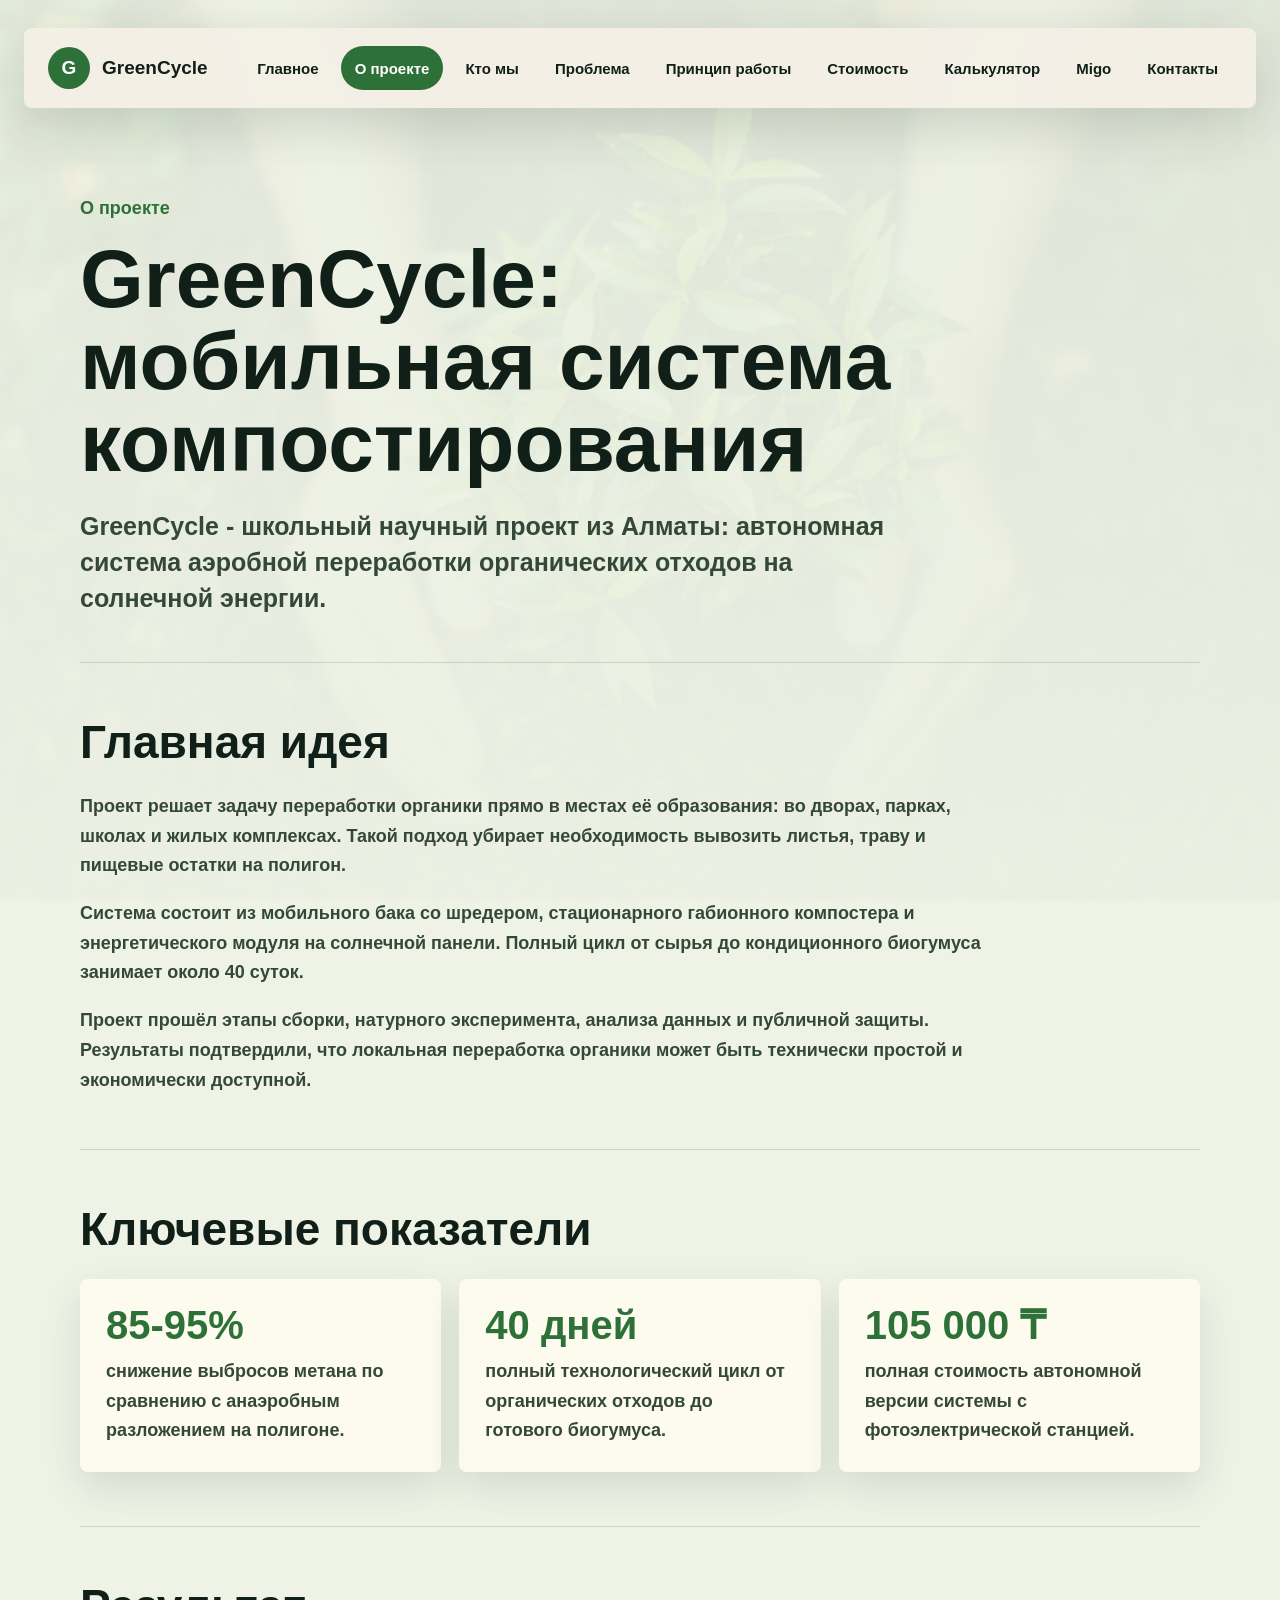
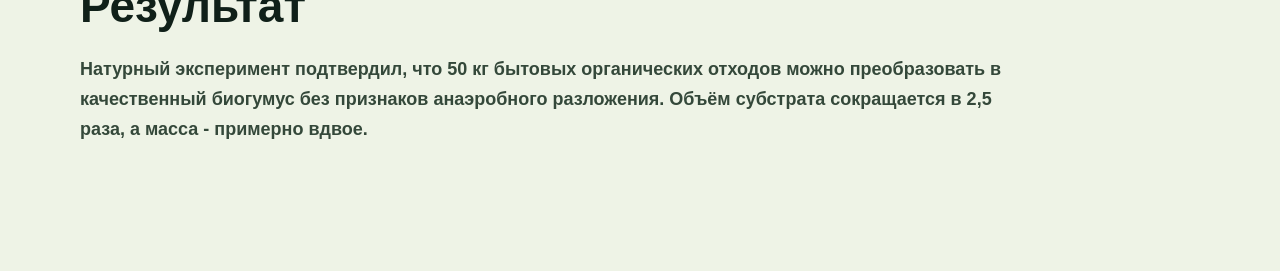
<file: project.html>
<!DOCTYPE html>
<html lang="ru">
<head>
  <meta charset="UTF-8">
  <meta name="viewport" content="width=device-width, initial-scale=1.0">
  <title>О проекте - GreenCycle</title>
  <link rel="stylesheet" href="style.css">
</head>
<body>
  <main class="page">
    <div class="topbar-wrap">
      <header class="topbar">
        <a class="brand" href="index.html" aria-label="GreenCycle"><span class="brand-mark">G</span><span>GreenCycle</span></a>
        <nav class="nav" aria-label="Основная навигация">
          <a href="index.html">Главное</a>
          <a class="active" href="project.html">О проекте</a>
          <a href="authors.html">Кто мы</a>
          <a href="problem.html">Проблема</a>
          <a href="process.html">Принцип работы</a>
          <a href="cost.html">Стоимость</a>
          <a href="calculator.html">Калькулятор</a>
          <a href="ai.html">Migo</a>
          <a href="contacts.html">Контакты</a>
        </nav>
      </header>
    </div>

    <div class="content">
      <section class="intro">
        <p class="eyebrow">О проекте</p>
        <h1>GreenCycle: мобильная система компостирования</h1>
        <p class="lead">GreenCycle - школьный научный проект из Алматы: автономная система аэробной переработки органических отходов на солнечной энергии.</p>
      </section>

      <section class="section">
        <h2>Главная идея</h2>
        <div class="text-block">
          <p>Проект решает задачу переработки органики прямо в местах её образования: во дворах, парках, школах и жилых комплексах. Такой подход убирает необходимость вывозить листья, траву и пищевые остатки на полигон.</p>
          <p>Система состоит из мобильного бака со шредером, стационарного габионного компостера и энергетического модуля на солнечной панели. Полный цикл от сырья до кондиционного биогумуса занимает около 40 суток.</p>
          <p>Проект прошёл этапы сборки, натурного эксперимента, анализа данных и публичной защиты. Результаты подтвердили, что локальная переработка органики может быть технически простой и экономически доступной.</p>
        </div>
      </section>

      <section class="section">
        <h2>Ключевые показатели</h2>
        <div class="grid-3">
          <article class="card"><strong class="stat">85-95%</strong><p>снижение выбросов метана по сравнению с анаэробным разложением на полигоне.</p></article>
          <article class="card"><strong class="stat">40 дней</strong><p>полный технологический цикл от органических отходов до готового биогумуса.</p></article>
          <article class="card"><strong class="stat">105 000 ₸</strong><p>полная стоимость автономной версии системы с фотоэлектрической станцией.</p></article>
        </div>
      </section>

      <section class="section">
        <h2>Результат</h2>
        <div class="text-block">
          <p>Натурный эксперимент подтвердил, что 50 кг бытовых органических отходов можно преобразовать в качественный биогумус без признаков анаэробного разложения. Объём субстрата сокращается в 2,5 раза, а масса - примерно вдвое.</p>
        </div>
      </section>
    </div>
  </main>
</body>
</html>
</file>
<file: style.css>
* {
  box-sizing: border-box;
  margin: 0;
  padding: 0;
}

body {
  min-height: 100vh;
  font-family: Arial, Helvetica, sans-serif;
  color: #102019;
  background: #eef3e6;
}

.home {
  min-height: 100vh;
  overflow: hidden;
  color: #fffdf0;
  background-image:
    linear-gradient(rgba(10, 18, 13, 0.48), rgba(10, 18, 13, 0.58)),
    url("nature-bg.jpg");
  background-position: center;
  background-size: cover;
}

.home-topbar {
  position: relative;
  z-index: 2;
  width: min(1680px, calc(100% - 48px));
  min-height: 80px;
  margin: 28px auto 0;
  padding: 16px 24px;
  display: flex;
  align-items: center;
  justify-content: space-between;
  gap: 24px;
  border-radius: 8px;
  background: rgba(244, 240, 230, 0.92);
  color: #102019;
  box-shadow: 0 18px 50px rgba(0, 0, 0, 0.22);
  backdrop-filter: blur(8px);
}

.home-content {
  min-height: calc(100vh - 108px);
  width: min(1120px, calc(100% - 48px));
  margin: 0 auto;
  padding: 64px 0 108px;
  display: flex;
  flex-direction: column;
  align-items: center;
  justify-content: center;
  text-align: center;
}

.home-kicker {
  margin-bottom: 16px;
  color: #d9f5b9;
  font-size: clamp(18px, 2vw, 26px);
  font-weight: 900;
  text-shadow: 0 2px 16px rgba(0, 0, 0, 0.5);
}

.home h1 {
  color: #fffdf0;
  font-size: clamp(66px, 11vw, 142px);
  line-height: 0.94;
  text-shadow: 0 5px 30px rgba(0, 0, 0, 0.35);
}

.home-lead {
  max-width: 760px;
  margin-top: 22px;
  color: #f1f6df;
  font-size: clamp(19px, 2.2vw, 27px);
  line-height: 1.4;
  font-weight: 800;
}

.home-actions {
  margin-top: 34px;
  display: flex;
  justify-content: center;
  flex-wrap: wrap;
  gap: 12px;
}

.button {
  min-height: 56px;
  padding: 17px 28px;
  display: inline-flex;
  align-items: center;
  justify-content: center;
  border-radius: 32px;
  font-size: 19px;
  font-weight: 900;
  text-decoration: none;
  transition: transform 0.2s ease, background 0.2s ease;
}

.button:hover {
  transform: translateY(-2px);
}

.button.primary {
  background: #d6ffb9;
  color: #16261c;
  box-shadow: 0 14px 34px rgba(0, 0, 0, 0.22);
}

.button.secondary {
  background: rgba(255, 253, 240, 0.9);
  color: #102019;
}

.home-stats {
  width: min(820px, 100%);
  margin-top: 38px;
  display: grid;
  grid-template-columns: repeat(3, minmax(0, 1fr));
  gap: 12px;
}

.home-stats span {
  min-height: 92px;
  padding: 18px;
  display: grid;
  align-content: center;
  gap: 6px;
  border-radius: 8px;
  background: rgba(16, 32, 25, 0.48);
  color: #eef3e6;
  font-weight: 800;
  backdrop-filter: blur(8px);
}

.home-stats strong {
  color: #d6ffb9;
  font-size: 27px;
}

.page {
  min-height: 100vh;
  background:
    linear-gradient(rgba(238, 243, 230, 0.92), rgba(238, 243, 230, 0.98)),
    url("nature-bg.jpg");
  background-attachment: fixed;
  background-position: center;
  background-size: cover;
}

.topbar-wrap {
  padding-top: 28px;
}

.topbar {
  position: sticky;
  top: 16px;
  z-index: 5;
  width: min(1680px, calc(100% - 48px));
  min-height: 80px;
  margin: 0 auto;
  padding: 16px 24px;
  display: flex;
  align-items: center;
  justify-content: space-between;
  gap: 24px;
  border-radius: 8px;
  background: rgba(244, 240, 230, 0.94);
  box-shadow: 0 18px 50px rgba(24, 48, 34, 0.16);
  backdrop-filter: blur(8px);
}

.brand {
  display: inline-flex;
  align-items: center;
  gap: 12px;
  flex: 0 0 auto;
  color: inherit;
  font-size: 19px;
  font-weight: 800;
  text-decoration: none;
}

.brand-mark {
  width: 42px;
  height: 42px;
  display: grid;
  place-items: center;
  border-radius: 50%;
  background: #2d7138;
  color: #fff;
  font-weight: 900;
}

.nav {
  display: flex;
  align-items: center;
  justify-content: flex-end;
  flex-wrap: wrap;
  gap: 8px;
  font-size: 15px;
  font-weight: 800;
}

.nav a {
  min-height: 44px;
  padding: 12px 14px;
  display: inline-flex;
  align-items: center;
  justify-content: center;
  border-radius: 24px;
  color: #102019;
  text-decoration: none;
  white-space: nowrap;
}

.nav a.active {
  background: #2d7138;
  color: #fff;
}

.content {
  width: min(1120px, calc(100% - 48px));
  margin: 0 auto;
  padding: 86px 0 72px;
}

.intro {
  max-width: 900px;
  margin-bottom: 46px;
}

.eyebrow {
  margin-bottom: 14px;
  color: #2d7138;
  font-size: 18px;
  font-weight: 900;
}

h1 {
  max-width: 960px;
  color: #102019;
  font-size: clamp(44px, 7vw, 82px);
  line-height: 1;
  font-weight: 900;
}

.lead {
  max-width: 850px;
  margin-top: 24px;
  color: #34483a;
  font-size: clamp(19px, 2.2vw, 25px);
  line-height: 1.45;
  font-weight: 700;
}

.section {
  padding: 54px 0;
  border-top: 1px solid rgba(45, 113, 56, 0.2);
}

h2 {
  margin-bottom: 24px;
  font-size: clamp(30px, 4vw, 46px);
  line-height: 1.1;
  font-weight: 900;
}

h3 {
  margin-bottom: 10px;
  font-size: 26px;
  line-height: 1.15;
  font-weight: 900;
}

p,
li {
  color: #34483a;
  font-size: 18px;
  line-height: 1.65;
  font-weight: 600;
}

ul,
ol {
  display: grid;
  gap: 10px;
  padding-left: 22px;
}

.text-block {
  max-width: 930px;
  display: grid;
  gap: 18px;
}

.grid-2,
.grid-3 {
  display: grid;
  gap: 18px;
}

.grid-2 {
  grid-template-columns: repeat(2, minmax(0, 1fr));
}

.grid-3 {
  grid-template-columns: repeat(3, minmax(0, 1fr));
}

.card {
  padding: 26px;
  border-radius: 8px;
  background: rgba(255, 253, 240, 0.84);
  box-shadow: 0 16px 38px rgba(24, 48, 34, 0.12);
}

.role {
  margin-bottom: 18px;
  color: #2d7138;
  font-weight: 900;
}

.stat {
  display: block;
  margin-bottom: 12px;
  color: #2d7138;
  font-size: 40px;
  line-height: 1;
  font-weight: 900;
}

.label {
  display: block;
  margin-bottom: 8px;
  color: #2d7138;
  font-size: 15px;
  font-weight: 900;
  text-transform: uppercase;
}

.contact-link,
.strong-line {
  color: #102019;
  font-size: 20px;
  line-height: 1.35;
  font-weight: 900;
  text-decoration: none;
}

.price-row {
  display: flex;
  justify-content: space-between;
  gap: 16px;
  padding: 14px 0;
  border-bottom: 1px solid rgba(45, 113, 56, 0.18);
}

.price-row:last-child {
  border-bottom: 0;
}

.calculator-layout {
  display: grid;
  grid-template-columns: minmax(0, 0.9fr) minmax(360px, 1.1fr);
  gap: 22px;
  align-items: start;
}

.calc-form {
  display: grid;
  gap: 20px;
}

.field {
  display: grid;
  gap: 10px;
}

.field label {
  color: #102019;
  font-size: 17px;
  font-weight: 900;
}

.field input,
.field select {
  width: 100%;
  min-height: 50px;
  padding: 12px 14px;
  border: 2px solid rgba(45, 113, 56, 0.24);
  border-radius: 8px;
  background: rgba(255, 255, 255, 0.82);
  color: #102019;
  font: inherit;
  font-weight: 800;
}

.field input[type="range"] {
  min-height: auto;
  padding: 0;
  accent-color: #2d7138;
}

.range-value {
  color: #2d7138;
  font-weight: 900;
}

.result-panel {
  position: sticky;
  top: 120px;
}

.result-grid {
  display: grid;
  grid-template-columns: repeat(2, minmax(0, 1fr));
  gap: 14px;
}

.result-item {
  padding: 20px;
  border-radius: 8px;
  background: rgba(45, 113, 56, 0.09);
}

.result-item strong {
  display: block;
  margin-bottom: 8px;
  color: #2d7138;
  font-size: clamp(28px, 4vw, 42px);
  line-height: 1;
}

.result-item span {
  color: #34483a;
  font-weight: 800;
}

.note {
  margin-top: 18px;
  color: #526456;
  font-size: 15px;
  line-height: 1.5;
}

.chat-layout {
  display: grid;
  grid-template-columns: minmax(0, 1.25fr) minmax(280px, 0.75fr);
  gap: 22px;
  align-items: start;
}

.chat-card {
  display: grid;
  gap: 18px;
}

.chat-messages {
  height: min(58vh, 520px);
  min-height: 360px;
  padding: 16px;
  display: flex;
  flex-direction: column;
  gap: 12px;
  overflow-y: auto;
  border-radius: 8px;
  background: rgba(238, 243, 230, 0.8);
}

.message {
  max-width: 82%;
  padding: 14px 16px;
  border-radius: 8px;
}

.message p {
  font-size: 17px;
  line-height: 1.5;
}

.message.assistant {
  align-self: flex-start;
  background: #fffdf0;
}

.message.user {
  align-self: flex-end;
  background: #2d7138;
}

.message.user p {
  color: #fff;
}

.chat-form {
  display: grid;
  grid-template-columns: minmax(0, 1fr) auto;
  gap: 12px;
  align-items: end;
}

.chat-form textarea {
  width: 100%;
  min-height: 74px;
  padding: 14px;
  border: 2px solid rgba(45, 113, 56, 0.24);
  border-radius: 8px;
  resize: vertical;
  color: #102019;
  font: inherit;
  font-weight: 700;
}

.prompt-list {
  display: grid;
  gap: 10px;
}

.prompt-list button {
  min-height: 48px;
  padding: 12px 14px;
  border: 0;
  border-radius: 8px;
  background: rgba(45, 113, 56, 0.12);
  color: #102019;
  font: inherit;
  font-weight: 900;
  text-align: left;
  cursor: pointer;
}

.prompt-list button:hover {
  background: rgba(45, 113, 56, 0.2);
}

.sr-only {
  position: absolute;
  width: 1px;
  height: 1px;
  padding: 0;
  overflow: hidden;
  clip: rect(0, 0, 0, 0);
  white-space: nowrap;
  border: 0;
}

@media (max-width: 1080px) {
  .topbar,
  .home-topbar {
    align-items: flex-start;
    flex-direction: column;
  }

  .nav {
    justify-content: flex-start;
  }
}

@media (max-width: 760px) {
  .topbar,
  .home-topbar {
    width: min(100% - 24px, 1680px);
    padding: 12px;
    gap: 12px;
  }

  .topbar-wrap {
    padding-top: 12px;
  }

  .brand {
    font-size: 16px;
  }

  .brand-mark {
    width: 36px;
    height: 36px;
  }

  .nav {
    gap: 4px;
    font-size: 14px;
  }

  .nav a {
    min-height: 38px;
    padding: 9px 10px;
  }

  .content {
    width: min(100% - 28px, 1120px);
    padding: 56px 0 48px;
  }

  .home-content {
    width: min(100% - 28px, 1120px);
    padding: 52px 0 72px;
  }

  .home-stats,
  .calculator-layout,
  .result-grid,
  .chat-layout,
  .chat-form {
    grid-template-columns: 1fr;
  }

  .message {
    max-width: 100%;
  }

  .grid-2,
  .grid-3 {
    grid-template-columns: 1fr;
  }

  .result-panel {
    position: static;
  }

  .price-row {
    display: grid;
  }
}
</file>
